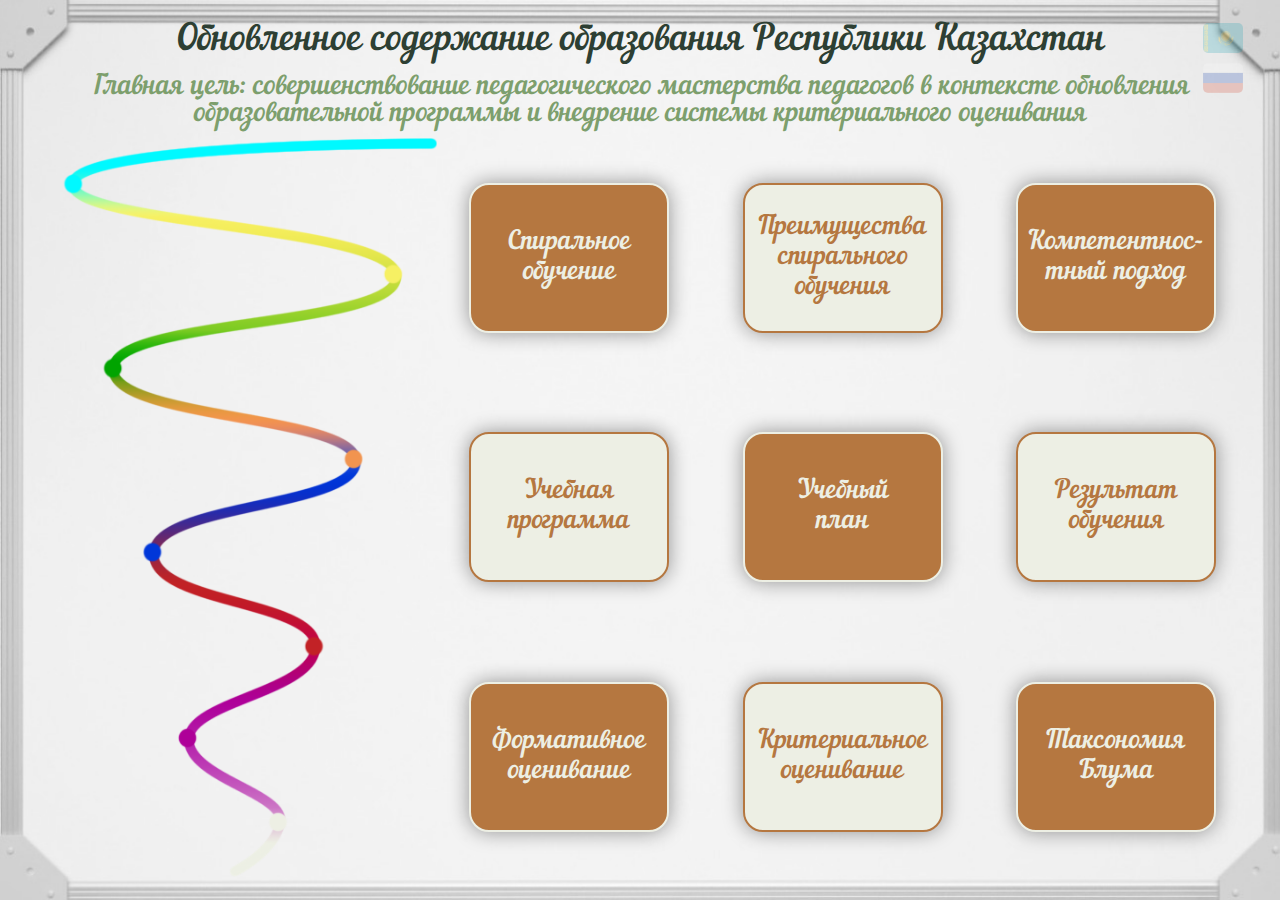
<file: index.html>
<!DOCTYPE html>
<html lang="ru">

<head>
	<meta charset="UTF-8">
	<meta http-equiv="X-UA-Compatible" content="IE=edge">
	<meta name="viewport" content="width=device-width, initial-scale=1.0">
	<link rel="stylesheet" href="css/style.css">
	<title>Document</title>
</head>

<body>
	<div class="wrapper">
		<div class="header">
			<div class="header__title ">
				<h1>Обновленное содержание образования Республики Казахстан</h1>
			</div>
			<div class="header__subtitle">
				<p>Главная цель: совершенствование педагогического мастерства педагогов в контексте обновления
					образовательной программы и внедрение системы критериального оценивания</p>
			</div>
			<div class="header__lg">
				<ul>
					<li>
						<a href="kz.html"> <img src="img/kz.jpg" alt=""></a>
					</li>
					<li>
						<a href="index.html"> <img src="img/ru.jpg" alt=""></a>
					</li>
				</ul>
			</div>
		</div>
		<div class="section">
			<div class="section__spiral">
				<div class="spiral">
					<div class="spiral__block block_8" id="block_8">
						<p>уверенность</p>
					</div>
					<div class="spiral__block block_7" id="block_7">
						<p>мышление</p>
					</div>
					<div class="spiral__block block_6" id="block_6">
						<p>действия</p>
					</div>
					<div class="spiral__block block_5" id="block_5">
						<p>самостоятельность</p>
					</div>
					<div class="spiral__block block_4" id="block_4">
						<p> уникальность</p>
					</div>
					<div class="spiral__block block_3" id="block_3">
						<p> мотивация</p>
					</div>
					<div class="spiral__block block_2" id="block_2">
						<p> навыки</p>
					</div>
					<div class="spiral__block block_1" id="block_1">
						<p> резервы</p>
					</div>
					<div class="spiral__img">
						<img class="gif" src="img/spi.png" alt=''>
					</div>
				</div>
			</div>
			<div class="section__links">
				<div class="link"><a href="#popup1">Спиральное <br>обучение</a></div>
				<div class="link"><a href="#popup2">Преимущества <br>спирального <br>обучения</a></div>
				<div class="link"><a href="#popup3">Компетентнос-<br>тный подход</a></div>
				<div class="link"><a href="#popup4">Учебная <br>программа</a></div>
				<div class="link"><a href="#popup5">Учебный <br>план </a></div>
				<div class="link"><a href="#popup6">Результат <br>обучения</a></div>
				<div class="link"><a href="#popup7">Формативное <br>оценивание</a></div>
				<div class="link"><a href="#popup8">Критериальное <br>оценивание</a></div>
				<div class="link"><a href="#popup9">Таксономия <br>Блума</a></div>
			</div>
		</div>
	</div>
	<div class="" id="popups">
		<div class="popup" id="popup1">
			<div class="popup__body">
				<div class="popup__content popup-orange">
					<div class="popup__title">
						<p>Спиральное обучение</p>
					</div>
					<button class="close" type="button" onclick="history.back();"></button>
					<div class="popup__info">
						<div class="info__1">
							<div class="info__1_img"><img src="img/content1.jpg" alt=""></div>
							<div class="info__1_text">
								<p>Особенность спирального обучения состоит в том, что при последовательном изучении материала
									выделяются ключевые идеи, вопросы, проблемы (на рисунке – «сквозные» темы), которые
									раскрываются при изучении различных тем, постепенно усложняясь на каждом новом витке спирали.
								</p>
							</div>
						</div>
					</div>
				</div>
			</div>
		</div>
		<div class="popup" id="popup2">
			<div class="popup__body">
				<div class="popup__content">
					<div class="popup__title">
						<p>Преимущества спирального обучения </p>
					</div>
					<button class="close" type="button" onclick="history.back();"></button>
					<div class="popup__info">
						<img src="img/content2.png" alt="">
					</div>
				</div>
			</div>
		</div>
		<div class="popup" id="popup3">
			<div class="popup__body">
				<div class="popup__content popup-orange">
					<div class="popup__title">
						<p>Компетентностный подход </p>
					</div>
					<button class="close" type="button" onclick="history.back();"></button>
					<div class="popup__info">
						<div class="info__3">
							<div class="info__3_text">
								<p>Ориентирует на развитие умений обучающихся в конкретных ситуациях применять знания, умения, а
									также
									опыт, личные качества с учетом ценностных приоритетов и сформированной на их основе системе
									жизненных отношений. </p>
							</div>
							<div class="info__3_img">
								<img src="img/content3.png" alt="">
							</div>
						</div>
					</div>
				</div>
			</div>
		</div>
		<div class="popup" id="popup4">
			<div class="popup__body">
				<div class="popup__content">
					<div class="popup__title">
						<p>Учебная программа</p>
					</div>
					<button class="close" type="button" onclick="history.back();"></button>
					<div class="popup__info">
						<img src="img/content4.png" alt="">
					</div>
				</div>
			</div>
		</div>
		<div class="popup" id="popup5">
			<div class="popup__body">
				<div class="popup__content popup-orange">
					<div class="popup__title">
						<p>Учебный план</p>
					</div>
					<button class="close" type="button" onclick="history.back();"></button>
					<div class="popup__info">
						<div class="info__5">
							<div class="info__5_title">
								<p>Подробно оговаривает материал, который должен быть пройден по предмету и рекомендуемый
									порядок, согласно которому, данный материал можно использовать для обучения и изучения.</p>
							</div>
							<div class="info__5_grid">
								<div class="grid__line g1">
									<div></div>
								</div>
								<div class="grid__line g2">
									<div></div>
								</div>
								<div class="grid__line g3">
									<div></div>
								</div>
								<div class="grid__line g4">
									<div></div>
								</div>
								<div class="grid__text g5">
									<p
										data-title="Включаются темы обучения на один учебный год, обозначает предметные разделы по уровню образования и определяет их общие правила.">
										Долгосрочный план</p>
								</div>
								<div class="grid__text g6">
									<p
										data-title="Даются рекомендации по проведению занятий по темам и разделам, организации деятельности обучающихся на уроках и перечень ресурсов.">
										Среднесрочный план</p>
								</div>
								<div class="grid__text g7">
									<p
										data-title="Основное средство, используемое в обучении содержания предмета. Развивают мышление и улучшают способность работать с терминами и понятиями в содержании предмета. ">
										Языковые цели</p>
								</div>
								<div class="grid__text g8">
									<p
										data-title="При разработке краткосрочного плана педагогу рекомендуется обратить внимание на дифференцированный подход к обучению и учитывать индивидуальные особенности детей. ">
										Краткосрочный план (план урока)</p>
								</div>
							</div>
						</div>
					</div>
				</div>
			</div>
		</div>
		<div class="popup" id="popup6">
			<div class="popup__body">
				<div class="popup__content">
					<div class="popup__title">
						<p>Результат обучения </p>
					</div>
					<button class="close" type="button" onclick="history.back();"></button>
					<div class="popup__info">
						<p>Ожидаемые и измеряемые достижения обучающихся, которые выражаются через знания, умения, навыки и
							учебную деятельность. </p>
						<div class="info__6_img">
							<img src="img/content6.png" alt="">
						</div>
						<p>Ожидаемые результаты обучения формулируются по каждым учебным модулям с учетом мнений всех
							заинтересованных сторон (обучающихся, преподавателей, работодателей) и позволяют отслеживать и
							сопровождать обучающий процесс как обучающимся, так и преподавателям.</p>
					</div>
				</div>
			</div>
		</div>
		<div class="popup" id="popup7">
			<div class="popup__body">
				<div class="popup__content popup-orange">
					<div class="popup__title">
						<p>Формативное оценивание </p>
					</div>
					<button class="close" type="button" onclick="history.back();"></button>
					<div class="popup__info">
						<p>Вид оценивания, который проводится непрерывно, обеспечивает обратную связь между педагогом и
							обучающимся и позволяет своевременно корректировать учебный процесс.
						</p>
						<div class="info__7_img">
							<img src="img/content7.png" alt="">
						</div>
					</div>
				</div>
			</div>
		</div>
		<div class="popup" id="popup8">
			<div class="popup__body">
				<div class="popup__content">
					<div class="popup__title">
						<p>Критериальное оценивание </p>
					</div>
					<button class="close" type="button" onclick="history.back();"></button>
					<div class="popup__info">
						<p>Процесс соотнесения реально достигнутых обучающимися результатов обучения с ожидаемыми результатами
							обучения на основе выработанных критериев. </p>
						<P>Цель критериального оценивания</P>
						<p>Получение объективной информации о результатах обучения учащихся на основе критериев оценивания и
							предоставление ее всем заинтересованным участникам для дальнейшего совершенствования учебного
							процесса.</p>
						<p>Критерий оценивания</p>
						<p>Признак, на основании которого проводится оценка учебных достижений обучающихся.
						</p>
					</div>
				</div>
			</div>
		</div>
		<div class="popup" id="popup9">
			<div class="popup__body">
				<div class="popup__content popup-orange">
					<div class="popup__title">
						<p>Таксономия Блума </p>
					</div>
					<button class="close" type="button" onclick="history.back();"></button>
					<div class="popup__info">
						<img src="img/content9.png" alt="">
					</div>
				</div>
			</div>
		</div>
	</div>
	<script src="https://ajax.googleapis.com/ajax/libs/jquery/3.6.0/jquery.min.js"></script>
	<script src="js/script.js"></script>
</body>

</html>
</file>
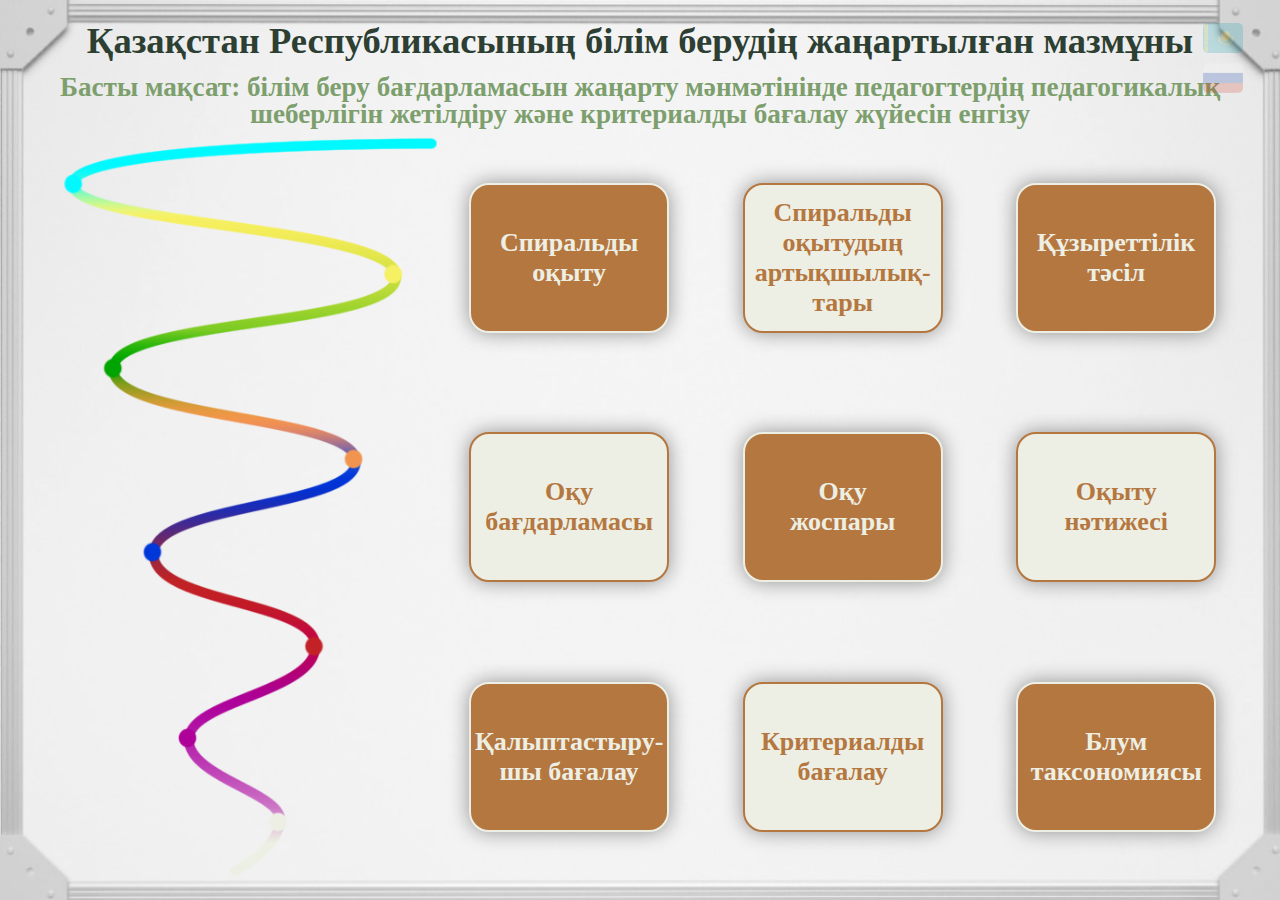
<file: kz.html>
<!DOCTYPE html>
<html lang="ru">

<head>
	<meta charset="UTF-8">
	<meta http-equiv="X-UA-Compatible" content="IE=edge">
	<meta name="viewport" content="width=device-width, initial-scale=1.0">
	<link rel="stylesheet" href="css/kzstyle.css">
	<title>Document</title>
</head>

<body>
	<div class="wrapper">
		<div class="header">
			<div class="header__title ">
				<h1>Қазақстан Республикасының білім берудің жаңартылған мазмұны</h1>
			</div>
			<div class="header__subtitle">
				<p>Басты мақсат: білім беру бағдарламасын жаңарту мәнмәтінінде педагогтердің педагогикалық шеберлігін
					жетілдіру және критериалды бағалау жүйесін енгізу</p>
			</div>
			<div class="header__lg">
				<ul>
					<li>
						<a href="kz.html"> <img src="img/kz.jpg" alt=""></a>
					</li>
					<li>
						<a href="index.html"> <img src="img/ru.jpg" alt=""></a>
					</li>
				</ul>
			</div>
		</div>
		<div class="section">
			<div class="section__spiral">
				<div class="spiral">
					<div class="spiral__block block_8" id="block_8">
						<p>сенімділік</p>
					</div>
					<div class="spiral__block block_7" id="block_7">
						<p>ойлау</p>
					</div>
					<div class="spiral__block block_6" id="block_6">
						<p>әрекеттер</p>
					</div>
					<div class="spiral__block block_5" id="block_5">
						<p>дербестік</p>
					</div>
					<div class="spiral__block block_4" id="block_4">
						<p> бірегейлік</p>
					</div>
					<div class="spiral__block block_3" id="block_3">
						<p> уәждеме</p>
					</div>
					<div class="spiral__block block_2" id="block_2">
						<p> дағдылар</p>
					</div>
					<div class="spiral__block block_1" id="block_1">
						<p> резервтер</p>
					</div>
					<div class="spiral__img">
						<img class="gif" src="img/spi.png" alt=''>
					</div>
				</div>
			</div>
			<div class="section__links">
				<div class="link"><a href="#popup1">Спиральды оқыту </a></div>
				<div class="link"><a href="#popup2">Спиральды оқытудың артықшылық&shy;тары</a></div>
				<div class="link"><a href="#popup3">Құзыреттілік тәсіл </a></div>
				<div class="link"><a href="#popup4">Оқу бағдарламасы</a></div>
				<div class="link"><a href="#popup5">Оқу <br>жоспары</a></div>
				<div class="link"><a href="#popup6">Оқыту <br>нәтижесі </a></div>
				<div class="link"><a href="#popup7">Қалыптастыру&shy;шы бағалау</a></div>
				<div class="link"><a href="#popup8">Критериалды бағалау </a></div>
				<div class="link"><a href="#popup9">Блум таксономиясы</a></div>
			</div>
		</div>
	</div>
	<div class="" id="popups">
		<div class="popup" id="popup1">
			<div class="popup__body">
				<div class="popup__content popup-orange">
					<div class="popup__title">
						<p>Спиральды оқыту</p>
					</div>
					<button class="close" type="button" onclick="history.back();"></button>
					<div class="popup__info">
						<div class="info__1">
							<div class="info__1_img"><img src="img/kzcontent1.jpg" alt=""></div>
							<div class="info__1_text">
								<p>Спиральды оқытудың ерекшелігі – материалды дәйекті зерттеу кезінде негізгі идеялар, сұрақтар,
									проблемалар (суретте – «толассыз» тақырыптар) ерекшеленеді, олар әртүрлі тақырыптарды зерттеу
									кезінде ашылады, спиральдың әр жаңа кезеңінде біртіндеп күрделене түседі.
								</p>
							</div>
						</div>
					</div>
				</div>
			</div>
		</div>
		<div class="popup" id="popup2">
			<div class="popup__body">
				<div class="popup__content">
					<div class="popup__title">
						<p>Спиральды оқытудың артықшылықтары</p>
					</div>
					<button class="close" type="button" onclick="history.back();"></button>
					<div class="popup__info">
						<img src="img/kzcontent2.png" alt="">
					</div>
				</div>
			</div>
		</div>
		<div class="popup" id="popup3">
			<div class="popup__body">
				<div class="popup__content popup-orange">
					<div class="popup__title">
						<p>Құзыреттілік тәсіл</p>
					</div>
					<button class="close" type="button" onclick="history.back();"></button>
					<div class="popup__info">
						<div class="info__3">
							<div class="info__3_text">
								<p>Құндылық басымдықтары мен олардың негізінде қалыптасқан өмірлік қарым-қатынастар жүйесін
									ескере отырып, студенттердің нақты жағдаяттарда білім, білік, сондай-ақ тәжірибе, жеке
									қасиеттерді қолдану дағдыларын дамытуға назар аударады. </p>
							</div>
							<div class="info__3_img">
								<img src="img/kzcontent3.png" alt="">
							</div>
						</div>
					</div>
				</div>
			</div>
		</div>
		<div class="popup" id="popup4">
			<div class="popup__body">
				<div class="popup__content">
					<div class="popup__title">
						<p>Оқу бағдарламасы</p>
					</div>
					<button class="close" type="button" onclick="history.back();"></button>
					<div class="popup__info">
						<img src="img/kzcontent4.png" alt="">
					</div>
				</div>
			</div>
		</div>
		<div class="popup" id="popup5">
			<div class="popup__body">
				<div class="popup__content popup-orange">
					<div class="popup__title">
						<p>Оқу жоспары</p>
					</div>
					<button class="close" type="button" onclick="history.back();"></button>
					<div class="popup__info">
						<div class="info__5">
							<div class="info__5_title">
								<p>Пән бойынша өтетін материалды және оқу мен зеделеу үшін осы материалды пайдаланудың
									ұсынылатын тәртібін егжей-тегжейлі көрсетеді.</p>
							</div>
							<div class="info__5_grid">
								<div class="grid__line g1">
									<div></div>
								</div>
								<div class="grid__line g2">
									<div></div>
								</div>
								<div class="grid__line g3">
									<div></div>
								</div>
								<div class="grid__line g4">
									<div></div>
								</div>
								<div class="grid__text g5">
									<p
										data-title="бір оқу жылына арналған оқу тақырыптары енгізіледі, білім деңгейі бойынша пәндік бөлімдерді белгілейді және олардың жалпы ережелерін анықтайды">
										Ұзақ мерзімді жоспар</p>
								</div>
								<div class="grid__text g6">
									<p
										data-title="тақырыптар мен тараулар бойынша сабақтар өткізу, білім алушылардың  сабақтағы іс-әрекетін ұйымдастыру бойынша ұсынымдар және ресурстар тізбесі беріледі">
										Орта мерзімді жоспар</p>
								</div>
								<div class="grid__text g7">
									<p
										data-title="пән мазмұнын оқытуда қолданылатын негізгі құрал. Ойлауды дамытады және пән мазмұнындағы терминдер мен ұғымдармен жұмыс істеу қабілетін жақсартады">
										Тілдік мақсаттар </p>
								</div>
								<div class="grid__text g8">
									<p
										data-title="қысқа мерзімді жоспарды әзірлеу кезінде педагогке оқытудың сараланған тәсіліне назар аудару және балалардың жеке ерекшеліктерін ескеру ұсынылады">
										Қысқа мерзімді жоспар (сабақ жоспары)</p>
								</div>
							</div>
						</div>
					</div>
				</div>
			</div>
		</div>
		<div class="popup" id="popup6">
			<div class="popup__body">
				<div class="popup__content">
					<div class="popup__title">
						<p>Оқыту нәтижесі </p>
					</div>
					<button class="close" type="button" onclick="history.back();"></button>
					<div class="popup__info">
						<p>Білім алушылардың білім, білік, дағды және оқу қызметі арқылы көрінетін күтілетін және өлшенетін
							жетістіктері</p>
						<div class="info__6_img">
							<img src="img/kzcontent6.png" alt="">
						</div>
						<p>Күтілетін оқыту нәтижелері барлық мүдделі тараптардың (білім алушылардың, оқытушылардың, жұмыс
							берушілердің) пікірлерін ескере отырып, әрбір оқу модульдері бойынша қалыптастырылады және білім
							алушыларға да,оқытушыларға да оқу процесін қадағалауға және сүйемелдеуге мүмкіндік береді. </p>
					</div>
				</div>
			</div>
		</div>
		<div class="popup" id="popup7">
			<div class="popup__body">
				<div class="popup__content popup-orange">
					<div class="popup__title">
						<p>Қалыптастырушы бағалау</p>
					</div>
					<button class="close" type="button" onclick="history.back();"></button>
					<div class="popup__info">
						<p>Үздіксіз жүргізілетін бағалау түрі, педагог пен білім алушы арасындағы кері байланысты қамтамасыз
							етеді және оқу процесін уақтылы түзетуге мүмкіндік береді.
						</p>
						<div class="info__7_img">
							<img src="img/kzcontent7.png" alt="">
						</div>
					</div>
				</div>
			</div>
		</div>
		<div class="popup" id="popup8">
			<div class="popup__body">
				<div class="popup__content">
					<div class="popup__title">
						<p>Критериалды бағалау</p>
					</div>
					<button class="close" type="button" onclick="history.back();"></button>
					<div class="popup__info">
						<p>Білім алушылардың нақты қол жеткізген оқу нәтижелерін әзірленген критерийлер негізінде күтілетін
							оқу нәтижелерімен салыстыру процесі. </p>
						<P>Критериалды бағалаудың мақсаты </P>
						<p>Бағалау критерийлері негізінде оқушыларды оқыту нәтижелері туралы объективті ақпарат алу және оны
							оқу процесін одан әрі жетілдіру үшін барлық мүдделі қатысушыларға ұсыну.</p>
						<p>Бағалау критерийлері </p>
						<p>Білім алушылардың оқу жетістіктерін бағалау жүргізілетін белгі. </p>
					</div>
				</div>
			</div>
		</div>
		<div class="popup" id="popup9">
			<div class="popup__body">
				<div class="popup__content popup-orange">
					<div class="popup__title">
						<p>Блум таксономиясы</p>
					</div>
					<button class="close" type="button" onclick="history.back();"></button>
					<div class="popup__info">
						<img src="img/kzcontent9.png" alt="">
					</div>
				</div>
			</div>
		</div>
	</div>
	<script src="https://ajax.googleapis.com/ajax/libs/jquery/3.6.0/jquery.min.js"></script>
	<script src="js/script.js"></script>
</body>

</html>
</file>
<file: css/style.css>
@charset "UTF-8";
* {
	padding: 0;
	margin: 0;
	border: 0;
}

*,
*:before,
*:after {
	-webkit-box-sizing: border-box;
	box-sizing: border-box;
}

:focus,
:active {
	outline: none;
}

a:focus,
a:active {
	outline: none;
}

html,
body {
	height: 100%;
	width: 100%;
	font-size: 100%;
	line-height: 1;
	font-size: 14px;
	-ms-text-size-adjust: 100%;
	-moz-text-size-adjust: 100%;
	-webkit-text-size-adjust: 100%;
}

input,
button,
textarea {
	font-family: inherit;
}

input::-ms-clear {
	display: none;
}

button {
	cursor: pointer;
}

button::-moz-focus-inner {
	padding: 0;
	border: 0;
}

a,
a:visited {
	text-decoration: none;
}

a:hover {
	text-decoration: none;
}

ul li {
	list-style: none;
}

img {
	vertical-align: top;
}

h1,
h2,
h3,
h4,
h5,
h6 {
	font-size: inherit;
	font-weight: 400;
}

@font-face {
	font-family: "Spectral";
	src: url("../font/Spectral-MediumItalic.eot");
	src: local("☺"), url("../font/Spectral-MediumItalic.woff") format("woff"),
		url("../font/Spectral-MediumItalic.ttf") format("truetype"),
		url("../font/Spectral-MediumItalic.svg") format("svg");
	font-weight: normal;
	font-style: normal;
}

@font-face {
	font-family: "Pompilius";
	src: url("../font/ofont.ru_Nautilus Pompilius.eot");
	src: local("☺"), url("../font/ofont.ru_Nautilus Pompilius.woff") format("woff"),
		url("../font/ofont.ru_Nautilus Pompilius.ttf") format("truetype"),
		url("../font/ofont.ru_Nautilus Pompilius.svg") format("svg");
	font-weight: normal;
	font-style: normal;
}

::-moz-selection {
	background: #cf915c;
}

::selection {
	background: #cf915c;
}

::-moz-selection {
	background: #cf915c;
}

::-webkit-selection {
	background: #cf915c;
	color: #cf915c;
}

body {
	font-family: Pompilius;
	background: url(../img/pat.jpg) repeat;
}

@media (min-width: 1024px) {
	body {
		background: url(../img/bg.jpg) 0 0/100% 100% no-repeat;
		height: 100vh;
	}
}

.wrapper {
	height: 100vh;
	display: -ms-grid;
	display: grid;
	-ms-grid-rows: auto 1fr;
	-ms-grid-columns: 1fr;
	grid-template: auto 1fr / 1fr;
	padding-top: calc(5px + 30 * ((100vw - 320px) / 1600));
	padding-bottom: calc(5px + 30 * ((100vw - 320px) / 1600));
	padding-left: calc(5px + 45 * ((100vw - 320px) / 1600));
	padding-right: calc(5px + 45 * ((100vw - 320px) / 1600));
}

.header {
	text-align: center;
	position: relative;
	padding-bottom: 10px;
}

.header__title {
	color: #2d3f33;
	margin-bottom: calc(5px + 15 * ((100vw - 320px) / 1600));
	font-size: calc(24px + 21 * ((100vw - 320px) / 1600));
}

.header__subtitle {
	color: #7d9f6d;
	max-width: 1320px;
	margin: 0 auto;
	font-size: calc(20px + 12 * ((100vw - 320px) / 1600));
}

.header__lg {
	position: absolute;
	right: 0;
	top: 0;
}

.header__lg li:nth-child(1) {
	margin-bottom: 10px;
}

.header__lg img {
	width: 40px;
	height: 30px;
	border-radius: 5px;
	opacity: 0.2;
	margin-right: 5px;
}

.header__lg img:hover {
	-webkit-box-shadow: 0px 0px 5px #000;
	box-shadow: 0px 0px 5px #000;
	-webkit-transition: all 0.5s ease 0s;
	transition: all 0.5s ease 0s;
	opacity: 1;
}

@media (max-width: 768px) {
	.header__title {
		max-width: 680px;
	}
}

.section__links {
	display: -ms-grid;
	display: grid;
	-ms-grid-rows: (1fr) [3];
	-ms-grid-columns: (1fr) [3];
	grid-template: repeat(3, 1fr) / repeat(3, 1fr);
	gap: 10px;
}

.link {
	background: #b57740;
	-webkit-box-shadow: rgba(0, 0, 0, 0.4) 0px 0px 20px;
	box-shadow: rgba(0, 0, 0, 0.4) 0px 0px 20px;
	border: #edefe4 solid 2px;
	width: 250px;
	height: 150px;
	border-radius: 20px;
	-ms-grid-column-align: center;
	justify-self: center;
	-ms-flex-item-align: center;
	-ms-grid-row-align: center;
	align-self: center;
	-webkit-box-align: center;
	-ms-flex-align: center;
	align-items: center;
}

.link > a {
	color: #edefe4;
	font-size: 30px;
	line-height: 34px;
	text-align: center;
	width: 100%;
	height: 100%;
	display: -webkit-box;
	display: -ms-flexbox;
	display: flex;
	-webkit-box-align: center;
	-ms-flex-align: center;
	align-items: center;
	-webkit-box-pack: center;
	-ms-flex-pack: center;
	justify-content: center;
}

.link:hover {
	-webkit-box-shadow: rgba(0, 0, 0, 0.7) 0px 0px 20px;
	box-shadow: rgba(0, 0, 0, 0.7) 0px 0px 20px;
	-webkit-transition: all 1s ease 0s;
	transition: all 1s ease 0s;
}

.link:nth-child(even) {
	background: #edefe4;
	border: #b57740 solid 2px;
}

.link:nth-child(even) > a {
	color: #b57740;
}

.block_1 {
	opacity: 0;
}

.block_2 {
	opacity: 0;
}

.block_3 {
	opacity: 0;
}

.block_4 {
	opacity: 0;
}

.block_5 {
	opacity: 0;
}

.block_6 {
	opacity: 0;
}

.block_7 {
	opacity: 0;
}

.block_8 {
	opacity: 0;
}

@-webkit-keyframes block {
	0% {
		opacity: 0;
	}
	20% {
		opacity: 1;
	}
	90% {
		opacity: 1;
	}
	100% {
		opacity: 0;
	}
}

@keyframes block {
	0% {
		opacity: 0;
	}
	20% {
		opacity: 1;
	}
	90% {
		opacity: 1;
	}
	100% {
		opacity: 0;
	}
}

.spiral {
	position: relative;
	height: 100%;
	width: 100%;
	display: -ms-grid;
	display: grid;
	-ms-grid-rows: (1fr) [8];
	-ms-grid-columns: 1fr;
	grid-template: repeat(8, 1fr) / 1fr;
}

.spiral__block {
	-ms-grid-column-align: center;
	justify-self: center;
	-ms-flex-item-align: center;
	-ms-grid-row-align: center;
	align-self: center;
}

.spiral__block p {
	color: #2d3f33;
	font-size: calc(20px + 10 * ((100vw - 320px) / 1600));
}

img.gif {
	z-index: -1;
	position: absolute;
	left: 0;
	top: 0;
	width: 100%;
	height: 100%;
	-o-object-fit: fill;
	object-fit: fill;
}

@media (max-width: 1280px) {
	.link {
		width: 200px;
	}
	.link > a {
		font-size: 26px;
		line-height: 30px;
	}
}

@media (min-width: 1024px) {
	.section {
		display: -ms-grid;
		display: grid;
		-ms-grid-rows: 1fr;
		-ms-grid-columns: 1fr 2fr;
		grid-template: 1fr/1fr 2fr;
	}
}

@media (max-width: 1023px) {
	.spiral {
		width: 300px;
		max-height: 450px;
		min-height: 350px;
		margin: 0 auto;
	}
	.link {
		height: 100px;
		margin: 10px 0px;
	}
	.link > a {
		font-size: 20px;
		line-height: 24px;
	}
}

@media (max-width: 768px) {
	.link {
		max-width: 250px;
	}
}

@media (max-width: 480px) {
	.section__links {
		display: -ms-grid;
		display: grid;
		-ms-grid-rows: (1fr) [9];
		-ms-grid-columns: 1fr;
		grid-template: repeat(9, 1fr) / 1fr;
		gap: 10px;
	}
	.link {
		width: 250px;
		height: 150px;
		margin: 10px 0;
	}
	.link > a {
		font-size: 22px;
		line-height: 34px;
	}
}

.popup {
	position: fixed;
	width: 100%;
	height: 100%;
	background: rgba(0, 0, 0, 0.5);
	top: 0;
	left: 0;
	opacity: 0;
	visibility: hidden;
	-webkit-transition: all 0.5s ease 0s;
	transition: all 0.5s ease 0s;
}

.popup:target {
	opacity: 1;
	visibility: visible;
}

.popup__body {
	height: 100%;
	display: -webkit-box;
	display: -ms-flexbox;
	display: flex;
	-webkit-box-align: center;
	-ms-flex-align: center;
	align-items: center;
	-webkit-box-pack: center;
	-ms-flex-pack: center;
	justify-content: center;
	padding: 20px;
}

.popup__content {
	background: #edefe4;
	color: #b57740;
	border: #b57740 solid 2px;
	border-radius: 30px;
	width: 1200px;
	height: 500px;
	padding: 20px;
	display: -ms-grid;
	display: grid;
	-ms-grid-rows: 50px auto;
	-ms-grid-columns: 1fr;
	grid-template: 50px auto/ 1fr;
	position: relative;
	overflow: hidden;
}

.popup-orange {
	background: #b57740;
	color: #edefe4;
	border: #edefe4 solid 2px;
}

.popup__title {
	text-align: center;
	margin-bottom: 10px;
	font-size: 36px;
}

@media (max-width: 1280px) {
	.popup__title {
		font-size: calc(15px + 21 * ((100vw - 320px) / 960));
	}
}

.close {
	background: url(../img/close.png) 0 0 / cover no-repeat;
	height: 30px;
	width: 30px;
	position: absolute;
	top: 20px;
	right: 20px;
}

.popup__info {
	-ms-grid-column-align: center;
	justify-self: center;
	font-size: 28px;
	line-height: 30px;
	font-family: Spectral;
}

@media (max-width: 1280px) {
	.popup__info {
		font-size: calc(14px + 14 * ((100vw - 320px) / 960));
	}
}

@media (max-width: 1280px) {
	.popup__info {
		line-height: calc(20px + 10 * ((100vw - 320px) / 960));
	}
}

.popup__info > img {
	width: 900px;
	height: 400px;
}

.info__1 {
	display: -ms-grid;
	display: grid;
	-ms-grid-rows: 1fr;
	-ms-grid-columns: auto 1fr;
	grid-template: 1fr / auto 1fr;
}

.info__1_text {
	display: -webkit-box;
	display: -ms-flexbox;
	display: flex;
	-webkit-box-align: center;
	-ms-flex-align: center;
	align-items: center;
	margin-left: 20px;
}

.info__3 {
	display: -ms-grid;
	display: grid;
	-ms-grid-rows: auto auto;
	-ms-grid-columns: 1fr;
	grid-template: auto auto/1fr;
}

.info__3_text {
	text-indent: 50px;
	margin-bottom: 10px;
}

.info__3_img > img {
	display: block;
	margin: 0 auto;
	width: 700px;
	height: 250px;
	padding-bottom: 10px;
}

.info__5_title {
	max-width: 1156px;
	border: #edefe4 solid 2px;
	border-radius: 5px;
	padding: 10px;
	text-indent: 0;
}

.info__5_grid {
	display: -ms-grid;
	display: grid;
	-ms-grid-rows: 50px 1fr;
	-ms-grid-columns: (1fr) [4];
	grid-template: 50px 1fr / repeat(4, 1fr);
	-webkit-column-gap: 20px;
	column-gap: 20px;
	position: relative;
}

.grid__line > div {
	border-right: 2px solid #edefe4;
	height: 50px;
	width: 20%;
	padding: 0 0 0 50%;
}

.grid__text {
	border: #edefe4 solid 2px;
	border-radius: 5px;
	padding: 10px;
	text-align: center;
	text-indent: 0;
}

.grid__text > p {
	color: #2d3f33;
	background: none;
	font-size: 30px;
	text-decoration: underline;
}

.grid__text > p::before {
	content: "";
}

.grid__text > p:hover {
	color: #edefe4;
}

.grid__text > p:hover::after {
	content: attr(data-title);
	text-decoration: none;
	position: absolute;
	background: #7d9f6d;
	padding: 10px;
	border-radius: 10px;
	left: 0;
	bottom: -150px;
	font-size: 24px;
	color: #edefe4;
}

.info__6_img img {
	width: 900px;
	height: 240px;
	display: block;
	margin: 0px auto;
}

.info__7_img img {
	height: 340px;
	display: block;
	margin: 0px auto;
}

#popup8 .popup__info {
	-ms-flex-item-align: center;
	-ms-grid-row-align: center;
	align-self: center;
	text-align: center;
}

#popup8 .popup__info p:nth-child(even) {
	text-align: center;
	padding: 20px 0 10px 0;
	font-family: Pompilius;
}

#popup8 .popup__content {
	display: block;
}

@media (max-width: 1024px) {
	.popup__body {
		-webkit-box-align: start;
		-ms-flex-align: start;
		align-items: start;
		overflow: scroll;
	}
	.close {
		height: 20px;
		width: 20px;
		top: 20px;
		right: 20px;
	}
	.popup__content {
		width: 900px;
		height: 400px;
		padding: 10px 10px;
	}
	.popup__info > img {
		width: 700px;
		height: 300px;
	}
	.info__1 img {
		height: 300px;
	}
	.info__3 img {
		height: 220px;
	}
	.info__5_grid {
		-ms-grid-rows: 30px 1fr;
		-ms-grid-columns: (1fr) [4];
		grid-template: 30px 1fr / repeat(4, 1fr);
		-webkit-column-gap: 10px;
		column-gap: 10px;
	}
	.grid__line > div {
		height: 30px;
	}
	.grid__text {
		padding: 5px 10px;
	}
	.grid__text > p {
		font-size: 22px;
	}
	.grid__text > p:hover::after {
		font-size: 20px;
		bottom: -90px;
		padding: 5px;
	}
	.info__6_img img {
		width: 600px;
		height: 150px;
	}
	.info__7_img img {
		height: 250px;
		width: 600px;
	}
}

.g7 {
	padding: 10px calc(15px + (100vw - 98vw));
}

@media (max-width: 888px) {
	.grid__text > p:hover::after {
		bottom: -100px;
	}
}

@media (max-width: 768px) {
	.popup__content {
		width: 300px;
		height: auto;
		-ms-grid-rows: 40px auto;
		-ms-grid-columns: 1fr;
		grid-template: 40px auto/ 1fr;
		padding: 5px;
	}
	.popup p {
		line-height: 20px;
	}
	.popup__info p {
		text-indent: 20px;
		text-align: justify;
		padding: 0 5px;
	}
	.popup__content .popup__title {
		font-size: 20px;
		width: 230px;
		margin: 0 auto;
	}
	.close {
		top: 10px;
		right: 10px;
	}
	.popup__info > img {
		width: 270px;
		height: 300px;
		padding: 5px 5px 5px 0;
	}
	.info__1 {
		display: block;
	}
	.info__1_img img {
		margin-left: 40px;
	}
	.info__1 p {
		margin-left: -20px;
		padding: 5px;
	}
	.info__3 {
		display: block;
	}
	.info__3_text {
		padding: 5px;
		margin-bottom: 0;
	}
	.info__3_img > img {
		display: block;
		margin: 0 auto;
		width: 270px;
		height: 300px;
		padding: 5px 5px 5px 0;
		margin-bottom: 10px;
	}
	.info__5_grid {
		padding-bottom: 180px;
		-ms-grid-rows: 30px auto 30px auto 30px auto 30px auto;
		-ms-grid-columns: 1fr;
		grid-template: 30px auto 30px auto 30px auto 30px auto/ 1fr;
	}
	.grid__text_title {
		padding: 5px;
	}
	.grid__text p {
		text-align: center;
		text-indent: 0;
	}
	.grid__line > div {
		height: 30px;
	}
	.grid__text > p:hover::after {
		left: 0;
		bottom: 10px;
	}
	.g5 {
		-ms-grid-row: 2;
		grid-row-start: 2;
		grid-row-end: 3;
	}
	.g6 {
		-ms-grid-row: 4;
		grid-row-start: 4;
		grid-row-end: 5;
	}
	.g7 {
		-ms-grid-row: 6;
		grid-row-start: 6;
		grid-row-end: 7;
	}
	.g8 {
		margin-bottom: 10px;
	}
	.info__6_img img {
		width: 280px;
		padding-left: 10px;
		margin: 0 0 10px 0;
	}
	#popup6 .popup__info {
		padding-bottom: 10px;
	}
	.info__7_img img {
		width: 280px;
		padding-left: 10px;
		margin: 5px 0 10px 0;
	}
	#popup7 .popup__title {
		padding-bottom: 10px;
		width: 200px;
	}
	#popup8 .popup__info p:nth-child(even) {
		padding: 10px 0 5px 0;
	}
	#popup8 .popup__title {
		padding-bottom: 10px;
		width: 200px;
	}
}

@media (max-width: 768px) {
	#popup2 .popup__info {
		background: url(../img/content2A.png) 0 0/100% 100% no-repeat;
		margin-bottom: 10px;
		height: 600px;
	}
	#popup2 .popup__info img {
		opacity: 0;
	}
	#popup3 .info__3_img {
		background: url(../img/content3A.png) 0 0/100% 100% no-repeat;
		margin-bottom: 10px;
		height: 500px;
	}
	#popup3 .info__3_img img {
		opacity: 0;
	}
	#popup4 .popup__info {
		background: url(../img/content4A.png) 0 0/100% 100% no-repeat;
		margin-bottom: 10px;
		height: 450px;
	}
	#popup4 .popup__info img {
		opacity: 0;
	}
	#popup6 .info__6_img {
		background: url(../img/content6A.png) 0 0/100% 100% no-repeat;
		margin: 0 auto;
		height: 500px;
		width: 260px;
	}
	#popup6 .info__6_img img {
		opacity: 0;
	}
	#popup7 .info__7_img {
		background: url(../img/content7A.png) 0 0/100% 100% no-repeat;
		margin: 0 auto;
		height: 500px;
		width: 260px;
	}
	#popup7 .info__7_img img {
		opacity: 0;
	}
	#popup9 .popup__info {
		background: url(../img/content9A.png) 0 0/100% 100% no-repeat;
		margin-bottom: 10px;
		height: 700px;
	}
	#popup9 .popup__info img {
		opacity: 0;
	}
}
</file>
<file: css/kzstyle.css>
@charset "UTF-8";
* {
	padding: 0;
	margin: 0;
	border: 0;
}

*,
*:before,
*:after {
	-webkit-box-sizing: border-box;
	box-sizing: border-box;
}

:focus,
:active {
	outline: none;
}

a:focus,
a:active {
	outline: none;
}

html,
body {
	height: 100%;
	width: 100%;
	font-size: 100%;
	line-height: 1;
	font-size: 14px;
	-ms-text-size-adjust: 100%;
	-moz-text-size-adjust: 100%;
	-webkit-text-size-adjust: 100%;
}

input,
button,
textarea {
	font-family: inherit;
}

input::-ms-clear {
	display: none;
}

button {
	cursor: pointer;
}

button::-moz-focus-inner {
	padding: 0;
	border: 0;
}

a,
a:visited {
	text-decoration: none;
}

a:hover {
	text-decoration: none;
}

ul li {
	list-style: none;
}

img {
	vertical-align: top;
}

h1,
h2,
h3,
h4,
h5,
h6 {
	font-size: inherit;
	font-weight: 400;
}

::-moz-selection {
	background: #cf915c;
}

::selection {
	background: #cf915c;
}

::-moz-selection {
	background: #cf915c;
}

::-webkit-selection {
	background: #cf915c;
	color: #cf915c;
}

body {
	font-family: "Palatino Linotype";
	font-weight: 800;
	background: url(../img/pat.jpg) repeat;
}

@media (min-width: 1024px) {
	body {
		background: url(../img/bg.jpg) 0 0/100% 100% no-repeat;
		height: 100vh;
	}
}

.wrapper {
	height: 100vh;
	display: -ms-grid;
	display: grid;
	-ms-grid-rows: auto 1fr;
	-ms-grid-columns: 1fr;
	grid-template: auto 1fr / 1fr;
	padding-top: calc(5px + 30 * ((100vw - 320px) / 1600));
	padding-bottom: calc(5px + 30 * ((100vw - 320px) / 1600));
	padding-left: calc(5px + 45 * ((100vw - 320px) / 1600));
	padding-right: calc(5px + 45 * ((100vw - 320px) / 1600));
}

.header {
	text-align: center;
	position: relative;
	padding-bottom: 10px;
}

.header__title {
	color: #2d3f33;
	margin-bottom: calc(5px + 15 * ((100vw - 320px) / 1600));
	font-size: calc(24px + 21 * ((100vw - 320px) / 1600));
}
h1 {
	font-weight: 800;
}
.header__subtitle {
	color: #7d9f6d;
	max-width: 1320px;
	margin: 0 auto;
	font-size: calc(20px + 12 * ((100vw - 320px) / 1600));
}

.header__lg {
	position: absolute;
	right: 0;
	top: 0;
}

.header__lg li:nth-child(1) {
	margin-bottom: 10px;
}

.header__lg img {
	width: 40px;
	height: 30px;
	border-radius: 5px;
	opacity: 0.2;
	margin-right: 5px;
}

.header__lg img:hover {
	-webkit-box-shadow: 0px 0px 5px #000;
	box-shadow: 0px 0px 5px #000;
	-webkit-transition: all 0.5s ease 0s;
	transition: all 0.5s ease 0s;
	opacity: 1;
}

@media (max-width: 768px) {
	.header__title {
		max-width: 680px;
	}
}

.section__links {
	display: -ms-grid;
	display: grid;
	-ms-grid-rows: (1fr) [3];
	-ms-grid-columns: (1fr) [3];
	grid-template: repeat(3, 1fr) / repeat(3, 1fr);
	gap: 10px;
}

.link {
	background: #b57740;
	-webkit-box-shadow: rgba(0, 0, 0, 0.4) 0px 0px 20px;
	box-shadow: rgba(0, 0, 0, 0.4) 0px 0px 20px;
	border: #edefe4 solid 2px;
	width: 250px;
	height: 150px;
	border-radius: 20px;
	-ms-grid-column-align: center;
	justify-self: center;
	-ms-flex-item-align: center;
	-ms-grid-row-align: center;
	align-self: center;
	-webkit-box-align: center;
	-ms-flex-align: center;
	align-items: center;
}

.link > a {
	color: #edefe4;
	font-size: 30px;
	line-height: 34px;
	text-align: center;
	width: 100%;
	height: 100%;
	display: -webkit-box;
	display: -ms-flexbox;
	display: flex;
	-webkit-box-align: center;
	-ms-flex-align: center;
	align-items: center;
	-webkit-box-pack: center;
	-ms-flex-pack: center;
	justify-content: center;
}

.link:hover {
	-webkit-box-shadow: rgba(0, 0, 0, 0.7) 0px 0px 20px;
	box-shadow: rgba(0, 0, 0, 0.7) 0px 0px 20px;
	-webkit-transition: all 1s ease 0s;
	transition: all 1s ease 0s;
}

.link:nth-child(even) {
	background: #edefe4;
	border: #b57740 solid 2px;
}

.link:nth-child(even) > a {
	color: #b57740;
}

.block_1 {
	opacity: 0;
}

.block_2 {
	opacity: 0;
}

.block_3 {
	opacity: 0;
}

.block_4 {
	opacity: 0;
}

.block_5 {
	opacity: 0;
}

.block_6 {
	opacity: 0;
}

.block_7 {
	opacity: 0;
}

.block_8 {
	opacity: 0;
}

@-webkit-keyframes block {
	0% {
		opacity: 0;
	}
	20% {
		opacity: 1;
	}
	90% {
		opacity: 1;
	}
	100% {
		opacity: 0;
	}
}

@keyframes block {
	0% {
		opacity: 0;
	}
	20% {
		opacity: 1;
	}
	90% {
		opacity: 1;
	}
	100% {
		opacity: 0;
	}
}

.spiral {
	position: relative;
	height: 100%;
	width: 100%;
	display: -ms-grid;
	display: grid;
	-ms-grid-rows: (1fr) [8];
	-ms-grid-columns: 1fr;
	grid-template: repeat(8, 1fr) / 1fr;
}

.spiral__block {
	-ms-grid-column-align: center;
	justify-self: center;
	-ms-flex-item-align: center;
	-ms-grid-row-align: center;
	align-self: center;
}

.spiral__block p {
	color: #2d3f33;
	font-size: calc(20px + 10 * ((100vw - 320px) / 1600));
}

img.gif {
	z-index: -1;
	position: absolute;
	left: 0;
	top: 0;
	width: 100%;
	height: 100%;
	-o-object-fit: fill;
	object-fit: fill;
}

@media (max-width: 1280px) {
	.link {
		width: 200px;
	}
	.link > a {
		font-size: 26px;
		line-height: 30px;
	}
}

@media (min-width: 1024px) {
	.section {
		display: -ms-grid;
		display: grid;
		-ms-grid-rows: 1fr;
		-ms-grid-columns: 1fr 2fr;
		grid-template: 1fr/1fr 2fr;
	}
}

@media (max-width: 1023px) {
	.spiral {
		width: 300px;
		max-height: 450px;
		min-height: 350px;
		margin: 0 auto;
	}
	.link {
		height: 100px;
		margin: 10px 0px;
	}
	.link > a {
		font-size: 20px;
		line-height: 24px;
	}
}

@media (max-width: 768px) {
	.link {
		max-width: 250px;
	}
}

@media (max-width: 480px) {
	.section__links {
		display: -ms-grid;
		display: grid;
		-ms-grid-rows: (1fr) [9];
		-ms-grid-columns: 1fr;
		grid-template: repeat(9, 1fr) / 1fr;
		gap: 10px;
	}
	.link {
		width: 250px;
		height: 150px;
		margin: 10px 0;
	}
	.link > a {
		font-size: 22px;
		line-height: 34px;
	}
}

.popup {
	position: fixed;
	width: 100%;
	height: 100%;
	background: rgba(0, 0, 0, 0.5);
	top: 0;
	left: 0;
	opacity: 0;
	visibility: hidden;
	-webkit-transition: all 0.5s ease 0s;
	transition: all 0.5s ease 0s;
}

.popup:target {
	opacity: 1;
	visibility: visible;
}

.popup__body {
	height: 100%;
	display: -webkit-box;
	display: -ms-flexbox;
	display: flex;
	-webkit-box-align: center;
	-ms-flex-align: center;
	align-items: center;
	-webkit-box-pack: center;
	-ms-flex-pack: center;
	justify-content: center;
	padding: 20px;
}

.popup__content {
	background: #edefe4;
	color: #b57740;
	border: #b57740 solid 2px;
	border-radius: 30px;
	width: 1200px;
	height: 500px;
	padding: 20px;
	display: -ms-grid;
	display: grid;
	-ms-grid-rows: 50px auto;
	-ms-grid-columns: 1fr;
	grid-template: 50px auto/ 1fr;
	position: relative;
	overflow: hidden;
}

.popup-orange {
	background: #b57740;
	color: #edefe4;
	border: #edefe4 solid 2px;
}

.popup__title {
	text-align: center;
	margin-bottom: 10px;
	font-size: 36px;
}

@media (max-width: 1280px) {
	.popup__title {
		font-size: calc(15px + 21 * ((100vw - 320px) / 960));
	}
}

.close {
	background: url(../img/close.png) 0 0 / cover no-repeat;
	height: 30px;
	width: 30px;
	position: absolute;
	top: 20px;
	right: 20px;
}

.popup__info {
	-ms-grid-column-align: center;
	justify-self: center;
	font-size: 28px;
	line-height: 30px;
	font-family: "Palatino Linotype";
	font-weight: 400;
}

@media (max-width: 1280px) {
	.popup__info {
		font-size: calc(14px + 14 * ((100vw - 320px) / 960));
	}
}

@media (max-width: 1280px) {
	.popup__info {
		line-height: calc(20px + 10 * ((100vw - 320px) / 960));
	}
}

.popup__info > img {
	width: 900px;
	height: 400px;
}

.info__1 {
	display: -ms-grid;
	display: grid;
	-ms-grid-rows: 1fr;
	-ms-grid-columns: auto 1fr;
	grid-template: 1fr / auto 1fr;
}

.info__1_text {
	display: -webkit-box;
	display: -ms-flexbox;
	display: flex;
	-webkit-box-align: center;
	-ms-flex-align: center;
	align-items: center;
	margin-left: 20px;
}

.info__3 {
	display: -ms-grid;
	display: grid;
	-ms-grid-rows: auto auto;
	-ms-grid-columns: 1fr;
	grid-template: auto auto/1fr;
}

.info__3_text {
	text-indent: 50px;
	margin-bottom: 10px;
}

.info__3_img > img {
	display: block;
	margin: 0 auto;
	width: 700px;
	height: 250px;
	padding-bottom: 10px;
}

.info__5_title {
	max-width: 1156px;
	border: #edefe4 solid 2px;
	border-radius: 5px;
	padding: 10px;
	text-indent: 0;
}

.info__5_grid {
	display: -ms-grid;
	display: grid;
	-ms-grid-rows: 50px 1fr;
	-ms-grid-columns: (1fr) [4];
	grid-template: 50px 1fr / repeat(4, 1fr);
	-webkit-column-gap: 20px;
	column-gap: 20px;
	position: relative;
}

.grid__line > div {
	border-right: 2px solid #edefe4;
	height: 50px;
	width: 20%;
	padding: 0 0 0 50%;
}

.grid__text {
	border: #edefe4 solid 2px;
	border-radius: 5px;
	padding: 10px;
	text-align: center;
	text-indent: 0;
}

.grid__text > p {
	color: #2d3f33;
	background: none;
	font-size: 30px;
	text-decoration: underline;
}

.grid__text > p::before {
	content: "";
}

.grid__text > p:hover {
	color: #edefe4;
}

.grid__text > p:hover::after {
	content: attr(data-title);
	text-decoration: none;
	position: absolute;
	background: #7d9f6d;
	padding: 10px;
	border-radius: 10px;
	left: 0;
	bottom: -150px;
	font-size: 24px;
	color: #edefe4;
}

.info__6_img img {
	width: 900px;
	height: 240px;
	display: block;
	margin: 0px auto;
}

.info__7_img img {
	height: 340px;
	display: block;
	margin: 0px auto;
}

#popup8 .popup__info {
	-ms-flex-item-align: center;
	-ms-grid-row-align: center;
	align-self: center;
	text-align: center;
}

#popup8 .popup__info p:nth-child(even) {
	text-align: center;
	padding: 25px 0 15px 0;
	font-family: "Palatino Linotype";
	font-weight: 800;
}

#popup8 .popup__content {
	display: block;
}

@media (max-width: 1024px) {
	.popup__body {
		-webkit-box-align: start;
		-ms-flex-align: start;
		align-items: start;
		overflow: scroll;
	}
	.close {
		height: 20px;
		width: 20px;
		top: 20px;
		right: 20px;
	}
	.popup__content {
		width: 900px;
		height: 400px;
		padding: 10px 10px;
	}
	.popup__info > img {
		width: 700px;
		height: 300px;
	}
	.info__1 img {
		height: 300px;
	}
	.info__3 img {
		height: 220px;
	}
	.info__5_grid {
		-ms-grid-rows: 30px 1fr;
		-ms-grid-columns: (1fr) [4];
		grid-template: 30px 1fr / repeat(4, 1fr);
		-webkit-column-gap: 10px;
		column-gap: 10px;
	}
	.grid__line > div {
		height: 30px;
	}
	.grid__text {
		padding: 5px 10px;
	}
	.grid__text > p {
		font-size: 22px;
	}
	.grid__text > p:hover::after {
		font-size: 20px;
		bottom: -90px;
		padding: 5px;
	}
	.info__6_img img {
		width: 600px;
		height: 150px;
	}
	.info__7_img img {
		height: 250px;
		width: 600px;
	}
}

.g7 {
	padding: 10px calc(15px + (100vw - 98vw));
}

@media (max-width: 888px) {
	.grid__text > p:hover::after {
		bottom: -100px;
	}
}

@media (max-width: 768px) {
	.popup__content {
		width: 300px;
		height: auto;
		-ms-grid-rows: 40px auto;
		-ms-grid-columns: 1fr;
		grid-template: 40px auto/ 1fr;
		padding: 5px;
	}
	.popup p {
		line-height: 20px;
	}
	.popup__info p {
		text-indent: 20px;
		text-align: justify;
		padding: 0 5px;
	}
	.popup__content .popup__title {
		font-size: 20px;
		width: 230px;
		margin: 0 auto;
	}
	.close {
		top: 10px;
		right: 10px;
	}
	.popup__info > img {
		width: 270px;
		height: 300px;
		padding: 5px 5px 5px 0;
	}
	.info__1 {
		display: block;
	}
	.info__1_img img {
		margin-left: 40px;
	}
	.info__1 p {
		margin-left: -20px;
		padding: 5px;
	}
	.info__3 {
		display: block;
	}
	.info__3_text {
		padding: 5px;
		margin-bottom: 0;
	}
	.info__3_img > img {
		display: block;
		margin: 0 auto;
		width: 270px;
		height: 300px;
		padding: 5px 5px 5px 0;
		margin-bottom: 10px;
	}
	.info__5_grid {
		padding-bottom: 180px;
		-ms-grid-rows: 30px auto 30px auto 30px auto 30px auto;
		-ms-grid-columns: 1fr;
		grid-template: 30px auto 30px auto 30px auto 30px auto/ 1fr;
	}
	.grid__text_title {
		padding: 5px;
	}
	.grid__text p {
		text-align: center;
		text-indent: 0;
	}
	.grid__line > div {
		height: 30px;
	}
	.grid__text > p:hover::after {
		left: 0;
		bottom: 10px;
	}
	.g5 {
		-ms-grid-row: 2;
		grid-row-start: 2;
		grid-row-end: 3;
	}
	.g6 {
		-ms-grid-row: 4;
		grid-row-start: 4;
		grid-row-end: 5;
	}
	.g7 {
		-ms-grid-row: 6;
		grid-row-start: 6;
		grid-row-end: 7;
	}
	.g8 {
		margin-bottom: 10px;
	}
	.info__6_img img {
		width: 280px;
		padding-left: 10px;
		margin: 0 0 10px 0;
	}
	#popup6 .popup__info {
		padding-bottom: 10px;
	}
	.info__7_img img {
		width: 280px;
		padding-left: 10px;
		margin: 5px 0 10px 0;
	}
	#popup7 .popup__title {
		padding-bottom: 10px;
		width: 200px;
	}
	#popup8 .popup__info p:nth-child(even) {
		padding: 10px 0 5px 0;
	}
	#popup8 .popup__title {
		padding-bottom: 10px;
		width: 200px;
	}
}

@media (max-width: 768px) {
	#popup2 .popup__info {
		background: url(../img/kzcontent2A.png) 0 0/100% 100% no-repeat;
		margin-bottom: 10px;
		height: 600px;
	}
	#popup2 .popup__info img {
		opacity: 0;
	}
	#popup3 .info__3_img {
		background: url(../img/kzcontent3A.png) 0 0/100% 100% no-repeat;
		margin-bottom: 10px;
		height: 500px;
	}
	#popup3 .info__3_img img {
		opacity: 0;
	}
	#popup4 .popup__info {
		background: url(../img/kzcontent4A.png) 0 0/100% 100% no-repeat;
		margin-bottom: 10px;
		height: 450px;
	}
	#popup4 .popup__info img {
		opacity: 0;
	}
	#popup6 .info__6_img {
		background: url(../img/kzcontent6A.png) 0 0/100% 100% no-repeat;
		margin: 0 auto;
		height: 500px;
		width: 260px;
	}
	#popup6 .info__6_img img {
		opacity: 0;
	}
	#popup7 .info__7_img {
		background: url(../img/kzcontent7A.png) 0 0/100% 100% no-repeat;
		margin-bottom: 10px;
		height: 500px;
		width: 260px;
	}
	#popup7 .info__7_img img {
		opacity: 0;
	}
	#popup9 .popup__info {
		background: url(../img/kzcontent9A.png) 0 0/100% 100% no-repeat;
		margin-bottom: 10px;
		height: 800px;
	}
	#popup9 .popup__info img {
		opacity: 0;
	}
}
</file>
